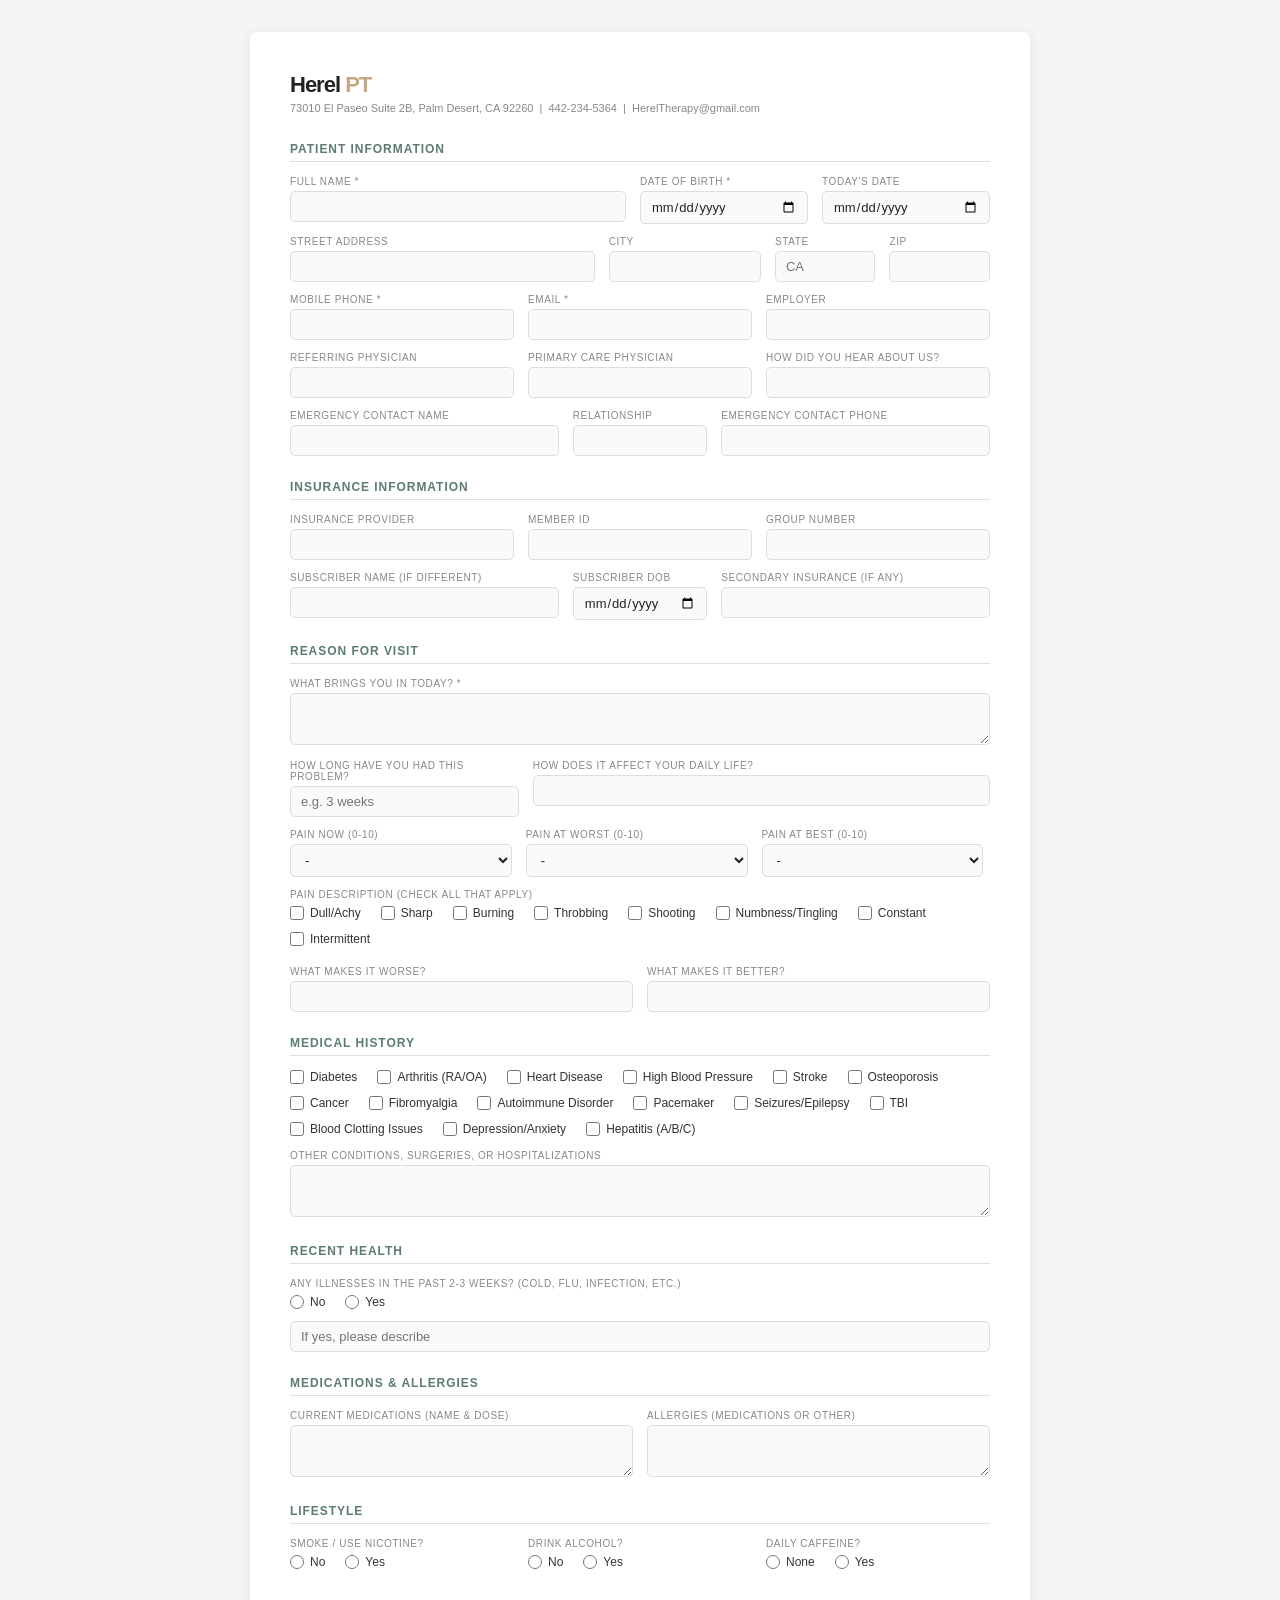
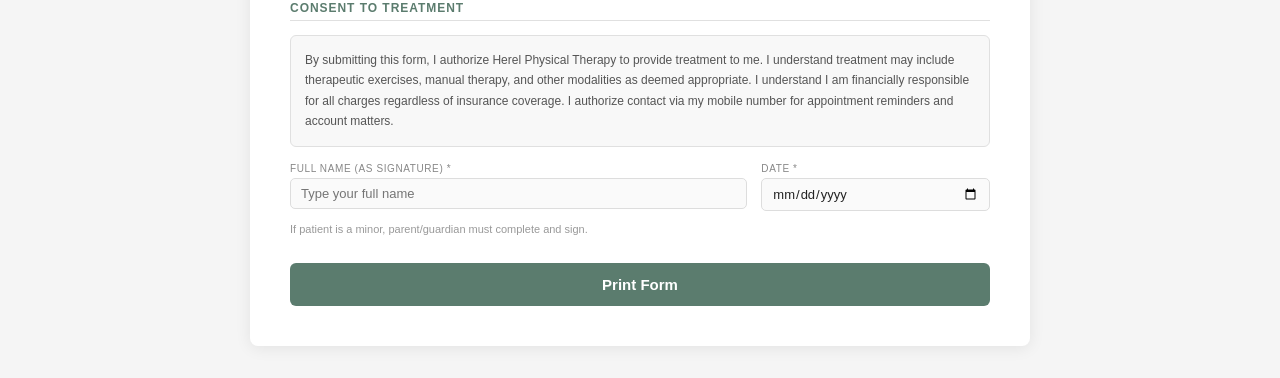
<file: forms/intake-form.html>
<!DOCTYPE html>
<html lang="en">
<head>
  <meta charset="UTF-8">
  <meta name="viewport" content="width=device-width, initial-scale=1.0">
  <title>Patient Intake Form | Herel Physical Therapy</title>
  <style>
    * { margin: 0; padding: 0; box-sizing: border-box; }
    body { font-family: Arial, sans-serif; font-size: 13px; color: #222; background: #f5f5f5; }
    .page { background: #fff; max-width: 780px; margin: 32px auto; padding: 40px; box-shadow: 0 2px 16px rgba(0,0,0,0.08); border-radius: 8px; }
    .logo { font-size: 22px; font-weight: 700; letter-spacing: -1px; margin-bottom: 4px; }
    .logo span { color: #C4A882; }
    .subtitle { font-size: 11px; color: #888; margin-bottom: 28px; }
    h2 { font-size: 12px; font-weight: 700; text-transform: uppercase; letter-spacing: 0.08em; color: #5B7C6E; border-bottom: 1.5px solid #e0e0e0; padding-bottom: 5px; margin: 24px 0 14px; }
    .row { display: flex; gap: 14px; margin-bottom: 12px; flex-wrap: wrap; }
    .field { flex: 1; min-width: 120px; }
    .field.half { flex: 0.5; min-width: 100px; }
    .field.third { flex: 0.33; min-width: 80px; }
    .field.full { flex: 1 1 100%; }
    label { display: block; font-size: 10px; color: #888; text-transform: uppercase; letter-spacing: 0.06em; margin-bottom: 4px; }
    input[type=text], input[type=email], input[type=tel], input[type=date], textarea, select {
      width: 100%; border: 1px solid #ddd; border-radius: 5px; padding: 7px 10px;
      font-size: 13px; color: #222; background: #fafafa; font-family: Arial, sans-serif;
      transition: border-color 0.2s;
    }
    input:focus, textarea:focus, select:focus { outline: none; border-color: #5B7C6E; background: #fff; }
    textarea { resize: vertical; min-height: 52px; }
    .checks { display: flex; flex-wrap: wrap; gap: 8px 20px; margin-bottom: 4px; }
    .checks label { font-size: 12px; color: #333; text-transform: none; letter-spacing: 0; display: flex; align-items: center; gap: 6px; cursor: pointer; }
    .checks input[type=checkbox], .checks input[type=radio] { width: 14px; height: 14px; accent-color: #5B7C6E; cursor: pointer; }
    .consent-box { background: #f8f8f8; border: 1px solid #e0e0e0; border-radius: 6px; padding: 14px; font-size: 12px; line-height: 1.7; color: #555; margin: 10px 0 16px; }
    .sig-note { font-size: 11px; color: #999; margin-top: 6px; }
    .print-btn { display: block; width: 100%; margin-top: 28px; padding: 13px; background: #5B7C6E; color: #fff; border: none; border-radius: 6px; font-size: 15px; font-weight: 600; cursor: pointer; transition: background 0.2s; }
    .print-btn:hover { background: #4a6a5d; }
    @media (max-width: 600px) {
      .page { padding: 20px; margin: 0; border-radius: 0; }
      .field.half, .field.third { min-width: 100%; }
    }
    @media print {
      body { background: #fff; }
      .page { box-shadow: none; margin: 0; padding: 20px; }
      .print-btn { display: none; }
    }
  </style>
</head>
<body>
<div class="page">

  <div class="logo">Herel <span>PT</span></div>
  <div class="subtitle">73010 El Paseo Suite 2B, Palm Desert, CA 92260 &nbsp;|&nbsp; 442-234-5364 &nbsp;|&nbsp; HerelTherapy@gmail.com</div>

  
    

    <h2>Patient Information</h2>
    <div class="row">
      <div class="field"><label>Full Name *</label><input type="text" name="name" required></div>
      <div class="field half"><label>Date of Birth *</label><input type="date" name="dob" required></div>
      <div class="field half"><label>Today's Date</label><input type="date" name="today"></div>
    </div>
    <div class="row">
      <div class="field"><label>Street Address</label><input type="text" name="address"></div>
      <div class="field half"><label>City</label><input type="text" name="city"></div>
      <div class="field third"><label>State</label><input type="text" name="state" maxlength="2" placeholder="CA"></div>
      <div class="field third"><label>Zip</label><input type="text" name="zip" maxlength="10"></div>
    </div>
    <div class="row">
      <div class="field"><label>Mobile Phone *</label><input type="tel" name="phone" required></div>
      <div class="field"><label>Email *</label><input type="email" name="email" required></div>
      <div class="field"><label>Employer</label><input type="text" name="employer"></div>
    </div>
    <div class="row">
      <div class="field"><label>Referring Physician</label><input type="text" name="referring_physician"></div>
      <div class="field"><label>Primary Care Physician</label><input type="text" name="primary_physician"></div>
      <div class="field"><label>How did you hear about us?</label><input type="text" name="referral_source"></div>
    </div>
    <div class="row">
      <div class="field"><label>Emergency Contact Name</label><input type="text" name="emergency_name"></div>
      <div class="field half"><label>Relationship</label><input type="text" name="emergency_relationship"></div>
      <div class="field"><label>Emergency Contact Phone</label><input type="tel" name="emergency_phone"></div>
    </div>

    <h2>Insurance Information</h2>
    <div class="row">
      <div class="field"><label>Insurance Provider</label><input type="text" name="insurance_provider"></div>
      <div class="field"><label>Member ID</label><input type="text" name="insurance_member_id"></div>
      <div class="field"><label>Group Number</label><input type="text" name="insurance_group"></div>
    </div>
    <div class="row">
      <div class="field"><label>Subscriber Name (if different)</label><input type="text" name="subscriber_name"></div>
      <div class="field half"><label>Subscriber DOB</label><input type="date" name="subscriber_dob"></div>
      <div class="field"><label>Secondary Insurance (if any)</label><input type="text" name="insurance_secondary"></div>
    </div>

    <h2>Reason for Visit</h2>
    <div class="row">
      <div class="field full"><label>What brings you in today? *</label><textarea name="chief_complaint" required></textarea></div>
    </div>
    <div class="row">
      <div class="field half"><label>How long have you had this problem?</label><input type="text" name="duration" placeholder="e.g. 3 weeks"></div>
      <div class="field"><label>How does it affect your daily life?</label><input type="text" name="daily_impact"></div>
    </div>
    <div class="row">
      <div class="field third"><label>Pain Now (0-10)</label>
        <select name="pain_current"><option value="">-</option><option>0</option><option>1</option><option>2</option><option>3</option><option>4</option><option>5</option><option>6</option><option>7</option><option>8</option><option>9</option><option>10</option></select>
      </div>
      <div class="field third"><label>Pain at Worst (0-10)</label>
        <select name="pain_worst"><option value="">-</option><option>0</option><option>1</option><option>2</option><option>3</option><option>4</option><option>5</option><option>6</option><option>7</option><option>8</option><option>9</option><option>10</option></select>
      </div>
      <div class="field third"><label>Pain at Best (0-10)</label>
        <select name="pain_best"><option value="">-</option><option>0</option><option>1</option><option>2</option><option>3</option><option>4</option><option>5</option><option>6</option><option>7</option><option>8</option><option>9</option><option>10</option></select>
      </div>
    </div>
    <div class="row">
      <div class="field full"><label>Pain Description (check all that apply)</label>
        <div class="checks" style="margin-top:6px;">
          <label><input type="checkbox" name="pain_type" value="Dull/Achy"> Dull/Achy</label>
          <label><input type="checkbox" name="pain_type" value="Sharp"> Sharp</label>
          <label><input type="checkbox" name="pain_type" value="Burning"> Burning</label>
          <label><input type="checkbox" name="pain_type" value="Throbbing"> Throbbing</label>
          <label><input type="checkbox" name="pain_type" value="Shooting"> Shooting</label>
          <label><input type="checkbox" name="pain_type" value="Numbness/Tingling"> Numbness/Tingling</label>
          <label><input type="checkbox" name="pain_type" value="Constant"> Constant</label>
          <label><input type="checkbox" name="pain_type" value="Intermittent"> Intermittent</label>
        </div>
      </div>
    </div>
    <div class="row">
      <div class="field"><label>What makes it worse?</label><input type="text" name="aggravating"></div>
      <div class="field"><label>What makes it better?</label><input type="text" name="relieving"></div>
    </div>

    <h2>Medical History</h2>
    <div class="checks">
      <label><input type="checkbox" name="history" value="Diabetes"> Diabetes</label>
      <label><input type="checkbox" name="history" value="Arthritis (RA/OA)"> Arthritis (RA/OA)</label>
      <label><input type="checkbox" name="history" value="Heart Disease"> Heart Disease</label>
      <label><input type="checkbox" name="history" value="High Blood Pressure"> High Blood Pressure</label>
      <label><input type="checkbox" name="history" value="Stroke"> Stroke</label>
      <label><input type="checkbox" name="history" value="Osteoporosis"> Osteoporosis</label>
      <label><input type="checkbox" name="history" value="Cancer"> Cancer</label>
      <label><input type="checkbox" name="history" value="Fibromyalgia"> Fibromyalgia</label>
      <label><input type="checkbox" name="history" value="Autoimmune Disorder"> Autoimmune Disorder</label>
      <label><input type="checkbox" name="history" value="Pacemaker"> Pacemaker</label>
      <label><input type="checkbox" name="history" value="Seizures/Epilepsy"> Seizures/Epilepsy</label>
      <label><input type="checkbox" name="history" value="TBI"> TBI</label>
      <label><input type="checkbox" name="history" value="Blood Clotting Issues"> Blood Clotting Issues</label>
      <label><input type="checkbox" name="history" value="Depression/Anxiety"> Depression/Anxiety</label>
      <label><input type="checkbox" name="history" value="Hepatitis (A/B/C)"> Hepatitis (A/B/C)</label>
    </div>
    <div class="row" style="margin-top:10px;">
      <div class="field full"><label>Other conditions, surgeries, or hospitalizations</label><textarea name="other_history"></textarea></div>
    </div>

    <h2>Recent Health</h2>
    <div class="row">
      <div class="field full">
        <label>Any illnesses in the past 2-3 weeks? (cold, flu, infection, etc.)</label>
        <div class="checks" style="margin-top:6px; margin-bottom:8px;">
          <label><input type="radio" name="recent_illness" value="No"> No</label>
          <label><input type="radio" name="recent_illness" value="Yes"> Yes</label>
        </div>
        <input type="text" name="recent_illness_detail" placeholder="If yes, please describe">
      </div>
    </div>

    <h2>Medications &amp; Allergies</h2>
    <div class="row">
      <div class="field"><label>Current medications (name &amp; dose)</label><textarea name="medications"></textarea></div>
      <div class="field"><label>Allergies (medications or other)</label><textarea name="allergies"></textarea></div>
    </div>

    <h2>Lifestyle</h2>
    <div class="row">
      <div class="field"><label>Smoke / use nicotine?</label>
        <div class="checks" style="margin-top:6px;"><label><input type="radio" name="nicotine" value="No"> No</label><label><input type="radio" name="nicotine" value="Yes"> Yes</label></div>
      </div>
      <div class="field"><label>Drink alcohol?</label>
        <div class="checks" style="margin-top:6px;"><label><input type="radio" name="alcohol" value="No"> No</label><label><input type="radio" name="alcohol" value="Yes"> Yes</label></div>
      </div>
      <div class="field"><label>Daily caffeine?</label>
        <div class="checks" style="margin-top:6px;"><label><input type="radio" name="caffeine" value="None"> None</label><label><input type="radio" name="caffeine" value="Yes"> Yes</label></div>
      </div>
    </div>

    <h2>Consent to Treatment</h2>
    <div class="consent-box">
      By submitting this form, I authorize Herel Physical Therapy to provide treatment to me. I understand treatment may include therapeutic exercises, manual therapy, and other modalities as deemed appropriate. I understand I am financially responsible for all charges regardless of insurance coverage. I authorize contact via my mobile number for appointment reminders and account matters.
    </div>
    <div class="row">
      <div class="field"><label>Full Name (as signature) *</label><input type="text" name="signature" required placeholder="Type your full name"></div>
      <div class="field half"><label>Date *</label><input type="date" name="signature_date" required></div>
    </div>
    <p class="sig-note">If patient is a minor, parent/guardian must complete and sign.</p>
    <button class="print-btn" onclick="window.print()">Print Form</button>




</div>
</body>
</html>
</file>
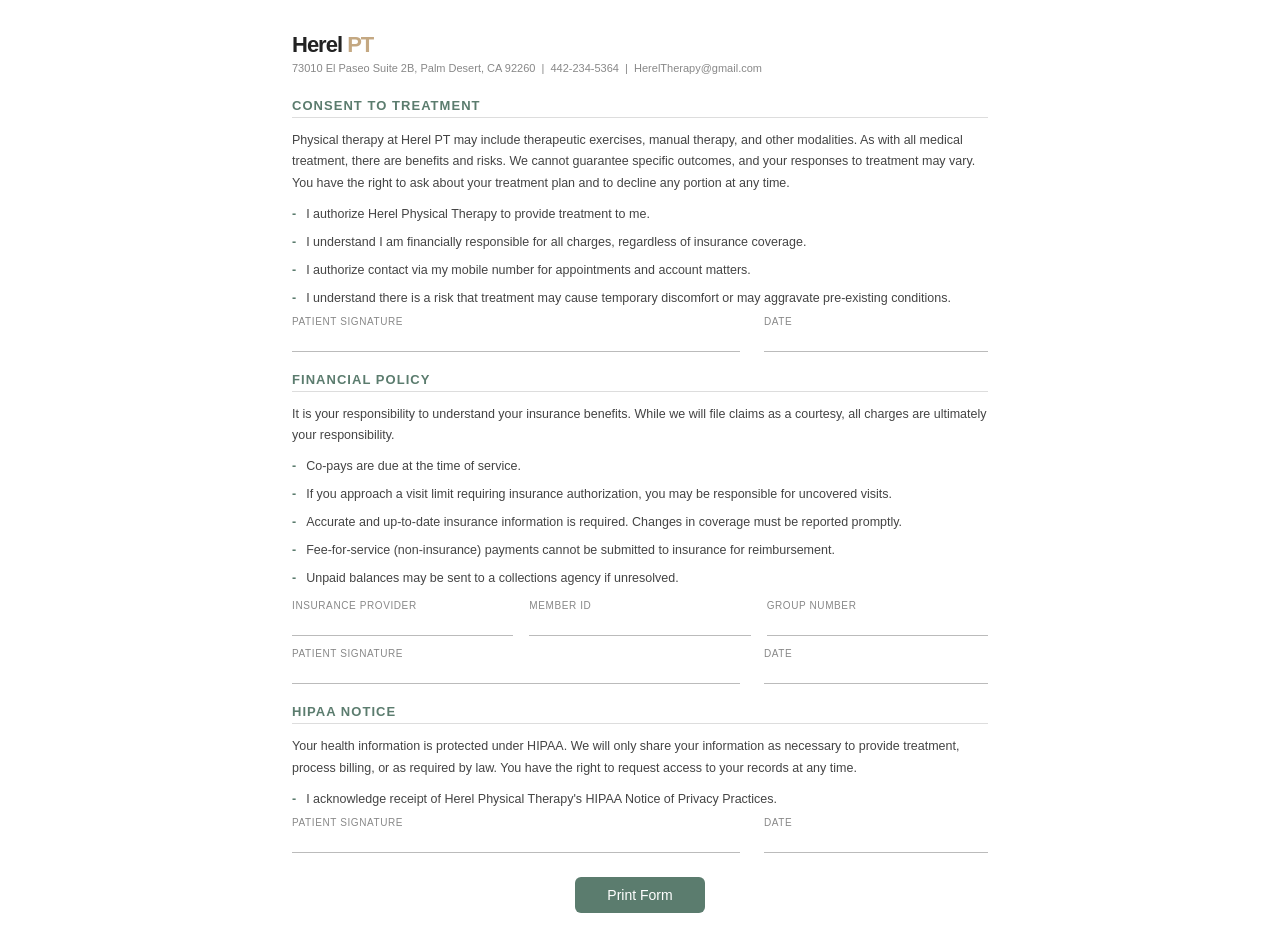
<file: forms/read-and-sign.html>
<!DOCTYPE html>
<html lang="en">
<head>
  <meta charset="UTF-8">
  <meta name="viewport" content="width=device-width, initial-scale=1.0">
  <title>Consent & Financial Policy | Herel Physical Therapy</title>
  <style>
    * { margin: 0; padding: 0; box-sizing: border-box; }
    body { font-family: Arial, sans-serif; font-size: 13px; color: #222; background: #fff; padding: 32px; max-width: 760px; margin: 0 auto; }
    .logo { font-size: 22px; font-weight: 700; letter-spacing: -1px; margin-bottom: 4px; }
    .logo span { color: #C4A882; }
    .subtitle { font-size: 11px; color: #888; margin-bottom: 24px; }
    h2 { font-size: 13px; font-weight: 700; text-transform: uppercase; letter-spacing: 0.08em; color: #5B7C6E; border-bottom: 1px solid #ddd; padding-bottom: 4px; margin: 20px 0 12px; }
    p { line-height: 1.7; color: #444; margin-bottom: 10px; font-size: 12.5px; }
    .policy-item { display: flex; gap: 10px; margin-bottom: 8px; font-size: 12.5px; line-height: 1.6; color: #444; }
    .policy-item::before { content: "-"; color: #5B7C6E; font-weight: 700; flex-shrink: 0; }
    .row { display: flex; gap: 16px; margin-bottom: 10px; }
    .field { flex: 1; }
    label { display: block; font-size: 10px; color: #888; text-transform: uppercase; letter-spacing: 0.06em; margin-bottom: 3px; }
    .line { border: none; border-bottom: 1px solid #bbb; width: 100%; height: 22px; display: block; background: transparent; }
    .sig-row { display: flex; gap: 24px; margin-top: 8px; }
    .sig-row .field { flex: 2; }
    .sig-row .field.date { flex: 1; }
    @media print { button { display: none; } }
    .print-btn { display: block; margin: 24px auto 0; padding: 10px 32px; background: #5B7C6E; color: #fff; border: none; border-radius: 6px; font-size: 14px; cursor: pointer; }
  </style>
</head>
<body>

  <div class="logo">Herel <span>PT</span></div>
  <div class="subtitle">73010 El Paseo Suite 2B, Palm Desert, CA 92260 &nbsp;|&nbsp; 442-234-5364 &nbsp;|&nbsp; HerelTherapy@gmail.com</div>

  <h2>Consent to Treatment</h2>
  <p>Physical therapy at Herel PT may include therapeutic exercises, manual therapy, and other modalities. As with all medical treatment, there are benefits and risks. We cannot guarantee specific outcomes, and your responses to treatment may vary. You have the right to ask about your treatment plan and to decline any portion at any time.</p>
  <div class="policy-item">I authorize Herel Physical Therapy to provide treatment to me.</div>
  <div class="policy-item">I understand I am financially responsible for all charges, regardless of insurance coverage.</div>
  <div class="policy-item">I authorize contact via my mobile number for appointments and account matters.</div>
  <div class="policy-item">I understand there is a risk that treatment may cause temporary discomfort or may aggravate pre-existing conditions.</div>

  <div class="sig-row">
    <div class="field"><label>Patient Signature</label><span class="line"></span></div>
    <div class="field date"><label>Date</label><span class="line"></span></div>
  </div>

  <h2>Financial Policy</h2>
  <p>It is your responsibility to understand your insurance benefits. While we will file claims as a courtesy, all charges are ultimately your responsibility.</p>
  <div class="policy-item">Co-pays are due at the time of service.</div>
  <div class="policy-item">If you approach a visit limit requiring insurance authorization, you may be responsible for uncovered visits.</div>
  <div class="policy-item">Accurate and up-to-date insurance information is required. Changes in coverage must be reported promptly.</div>
  <div class="policy-item">Fee-for-service (non-insurance) payments cannot be submitted to insurance for reimbursement.</div>
  <div class="policy-item">Unpaid balances may be sent to a collections agency if unresolved.</div>

  <div class="row" style="margin-top:12px;">
    <div class="field"><label>Insurance Provider</label><span class="line"></span></div>
    <div class="field"><label>Member ID</label><span class="line"></span></div>
    <div class="field"><label>Group Number</label><span class="line"></span></div>
  </div>

  <div class="sig-row" style="margin-top:12px;">
    <div class="field"><label>Patient Signature</label><span class="line"></span></div>
    <div class="field date"><label>Date</label><span class="line"></span></div>
  </div>

  <h2>HIPAA Notice</h2>
  <p>Your health information is protected under HIPAA. We will only share your information as necessary to provide treatment, process billing, or as required by law. You have the right to request access to your records at any time.</p>
  <div class="policy-item">I acknowledge receipt of Herel Physical Therapy's HIPAA Notice of Privacy Practices.</div>

  <div class="sig-row" style="margin-top:8px;">
    <div class="field"><label>Patient Signature</label><span class="line"></span></div>
    <div class="field date"><label>Date</label><span class="line"></span></div>
  </div>

  <button class="print-btn" onclick="window.print()">Print Form</button>

</body>
</html>
</file>
